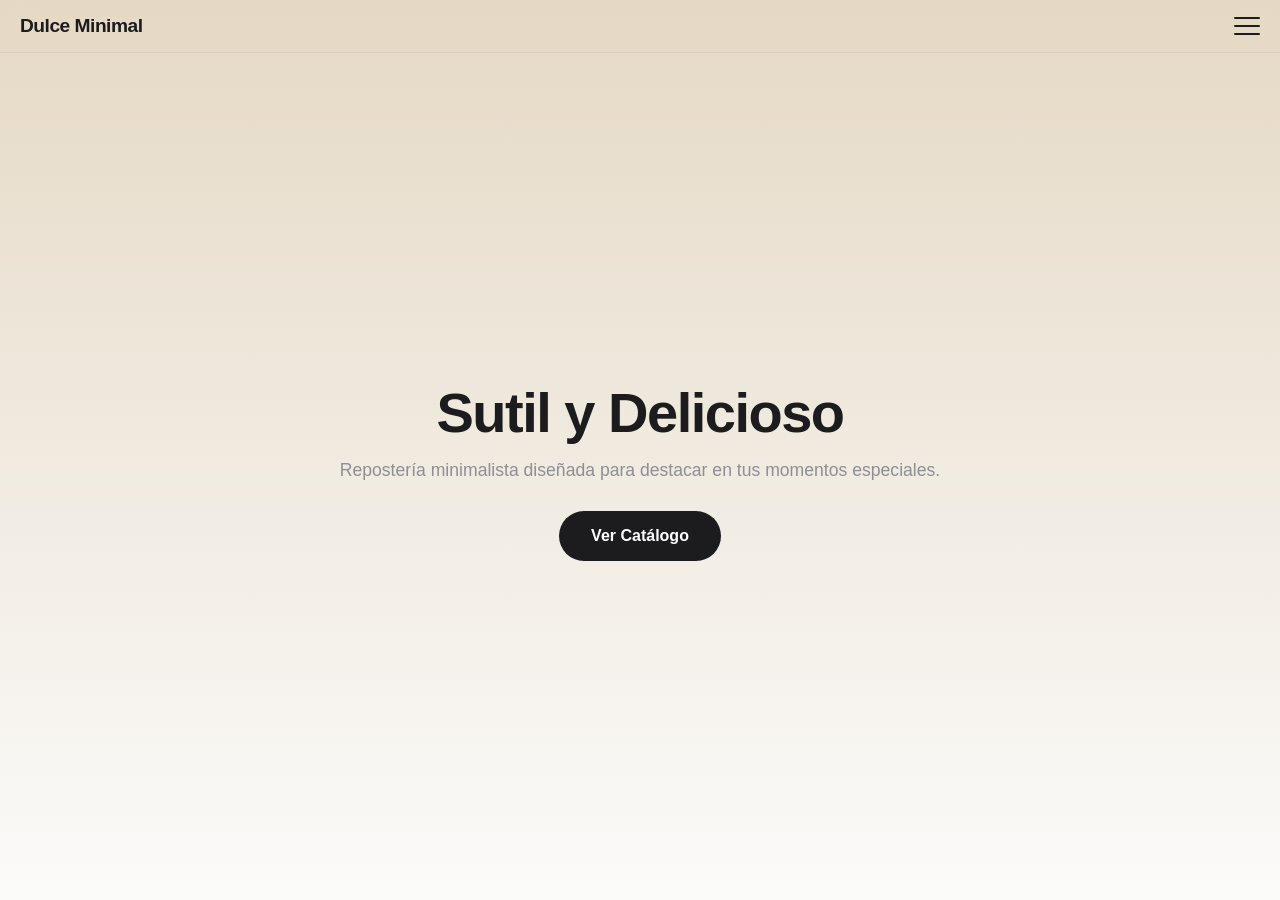
<file: index.html>
<!DOCTYPE html>
<html lang="es">
<head>
    <meta charset="UTF-8">
    <meta name="viewport" content="width=device-width, initial-scale=1.0">
    <title>Dulce Minimal | Inicio</title>
    <link rel="stylesheet" href="style.css">
</head>
<body>
    <header class="ios-header">
        <div class="logo">Dulce Minimal</div>
        <button id="menuBtn" class="animated-hamburger" aria-label="Menú">
            <span class="bar"></span>
            <span class="bar"></span>
            <span class="bar"></span>
        </button>
    </header>

    <div id="iosMenu" class="ios-menu-overlay">
        <nav class="ios-nav">
            <a href="index.html" class="menu-link">Inicio</a>
            <a href="catalogo.html" class="menu-link">Catálogo</a>
            <a href="cotizacion.html" class="menu-link">Cotización</a>
        </nav>
    </div>

    <section class="seccion hero">
        <div class="hero-content">
            <h1>Sutil y Delicioso</h1>
            <p>Repostería minimalista diseñada para destacar en tus momentos especiales.</p>
            <a href="catalogo.html" class="ios-btn">Ver Catálogo</a>
        </div>
    </section>

    <script src="script.js"></script>
</body>
</html>
</file>
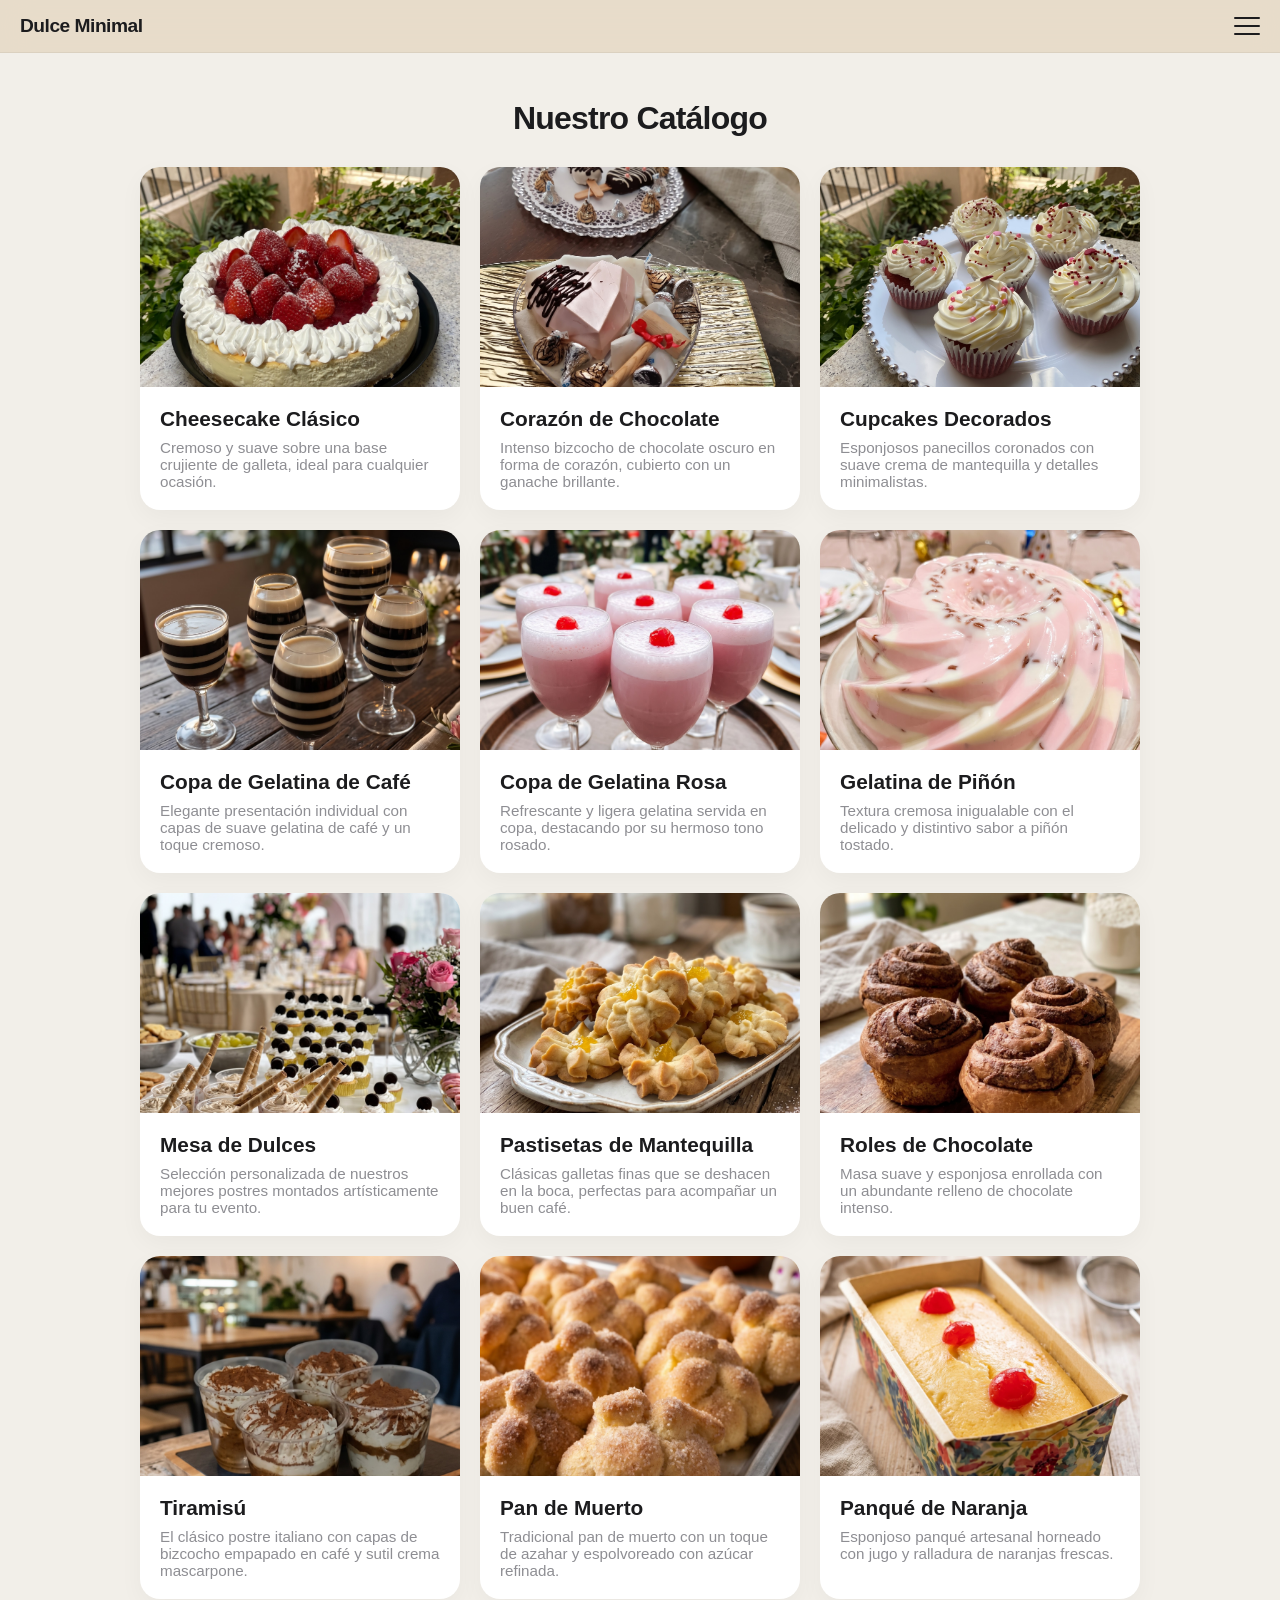
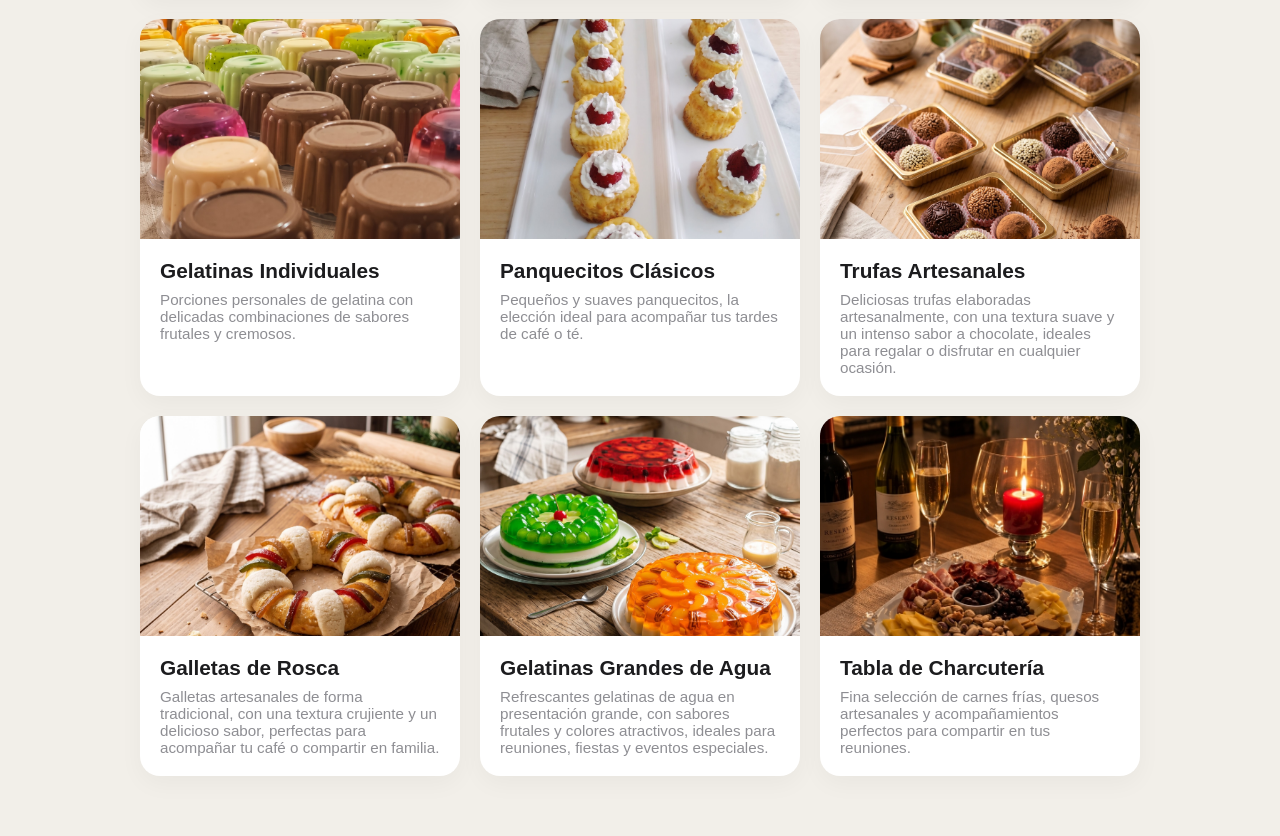
<file: catalogo.html>
<!DOCTYPE html>
<html lang="es">
<head>
    <meta charset="UTF-8">
    <meta name="viewport" content="width=device-width, initial-scale=1.0">
    <title>Dulce Minimal | Catálogo</title>
    <link rel="stylesheet" href="style.css">
</head>
<body class="fondo-tenue">
    <header class="ios-header">
        <div class="logo">Dulce Minimal</div>
        <button id="menuBtn" class="animated-hamburger" aria-label="Menú">
            <span class="bar"></span>
            <span class="bar"></span>
            <span class="bar"></span>
        </button>
    </header>

    <div id="iosMenu" class="ios-menu-overlay">
        <nav class="ios-nav">
            <a href="index.html" class="menu-link">Inicio</a>
            <a href="catalogo.html" class="menu-link">Catálogo</a>
            <a href="cotizacion.html" class="menu-link">Cotización</a>
        </nav>
    </div>

    <section class="seccion">
        <h2>Nuestro Catálogo</h2>

        <div class="grid-catalogo">
            <div class="ios-card">
                <img src="Cheescake.jpg" alt="Cheesecake" class="card-img">
                <div class="card-info">
                    <h3>Cheesecake Clásico</h3>
                    <p>Cremoso y suave sobre una base crujiente de galleta, ideal para cualquier ocasión.</p>
                </div>
            </div>

            <div class="ios-card">
                <img src="Corazón Chocolate.jpg" alt="Corazón de Chocolate" class="card-img">
                <div class="card-info">
                    <h3>Corazón de Chocolate</h3>
                    <p>Intenso bizcocho de chocolate oscuro en forma de corazón, cubierto con un ganache brillante.</p>
                </div>
            </div>

            <div class="ios-card">
                <img src="Cupcakes.jpg" alt="Cupcakes" class="card-img">
                <div class="card-info">
                    <h3>Cupcakes Decorados</h3>
                    <p>Esponjosos panecillos coronados con suave crema de mantequilla y detalles minimalistas.</p>
                </div>
            </div>

            <div class="ios-card">
                <img src="Gelatina Café Copa.jpg" alt="Gelatina de Café en Copa" class="card-img">
                <div class="card-info">
                    <h3>Copa de Gelatina de Café</h3>
                    <p>Elegante presentación individual con capas de suave gelatina de café y un toque cremoso.</p>
                </div>
            </div>

            <div class="ios-card">
                <img src="Gelatina Copa Rosa.jpg" alt="Gelatina Copa Rosa" class="card-img">
                <div class="card-info">
                    <h3>Copa de Gelatina Rosa</h3>
                    <p>Refrescante y ligera gelatina servida en copa, destacando por su hermoso tono rosado.</p>
                </div>
            </div>

            <div class="ios-card">
                <img src="Gelatina Piñon.jpg" alt="Gelatina de Piñón" class="card-img">
                <div class="card-info">
                    <h3>Gelatina de Piñón</h3>
                    <p>Textura cremosa inigualable con el delicado y distintivo sabor a piñón tostado.</p>
                </div>
            </div>

            <div class="ios-card">
                <img src="Mesa Dulces.jpg" alt="Mesa de Dulces" class="card-img">
                <div class="card-info">
                    <h3>Mesa de Dulces</h3>
                    <p>Selección personalizada de nuestros mejores postres montados artísticamente para tu evento.</p>
                </div>
            </div>

            <div class="ios-card">
                <img src="Pastizetas.jpg" alt="Pastisetas" class="card-img">
                <div class="card-info">
                    <h3>Pastisetas de Mantequilla</h3>
                    <p>Clásicas galletas finas que se deshacen en la boca, perfectas para acompañar un buen café.</p>
                </div>
            </div>

            <div class="ios-card">
                <img src="Roles de Chocolate.jpg" alt="Roles de Chocolate" class="card-img">
                <div class="card-info">
                    <h3>Roles de Chocolate</h3>
                    <p>Masa suave y esponjosa enrollada con un abundante relleno de chocolate intenso.</p>
                </div>
            </div>

            <div class="ios-card">
                <img src="Tirsamisu.jpg" alt="Tiramisú" class="card-img">
                <div class="card-info">
                    <h3>Tiramisú</h3>
                    <p>El clásico postre italiano con capas de bizcocho empapado en café y sutil crema mascarpone.</p>
                </div>
            </div>

            <div class="ios-card">
                <img src="Pan de Muerto.jpg" alt="Pan de Muerto" class="card-img">
                <div class="card-info">
                    <h3>Pan de Muerto</h3>
                    <p>Tradicional pan de muerto con un toque de azahar y espolvoreado con azúcar refinada.</p>
                </div>
            </div>

            <div class="ios-card">
                <img src="Panque de Naranja.jpg" alt="Panqué de Naranja" class="card-img">
                <div class="card-info">
                    <h3>Panqué de Naranja</h3>
                    <p>Esponjoso panqué artesanal horneado con jugo y ralladura de naranjas frescas.</p>
                </div>
            </div>

            <div class="ios-card">
                <img src="Gelatinas Individuales.jpg" alt="Gelatinas Individuales" class="card-img">
                <div class="card-info">
                    <h3>Gelatinas Individuales</h3>
                    <p>Porciones personales de gelatina con delicadas combinaciones de sabores frutales y cremosos.</p>
                </div>
            </div>

            <div class="ios-card">
                <img src="Panquecitos.jpg" alt="Panquecitos" class="card-img">
                <div class="card-info">
                    <h3>Panquecitos Clásicos</h3>
                    <p>Pequeños y suaves panquecitos, la elección ideal para acompañar tus tardes de café o té.</p>
                </div>
            </div>

            <div class="ios-card">
                <img src="Trufas Artesanales.jpg" alt="Trufas Artesanales" class="card-img">
                <div class="card-info">
                    <h3>Trufas Artesanales</h3>
                    <p>Deliciosas trufas elaboradas artesanalmente, con una textura suave y un intenso sabor a chocolate, ideales para regalar o disfrutar en cualquier ocasión.</p>
                </div>
            </div>

            <div class="ios-card">
                <img src="Galletas de Rosca.jpg" alt="Galletas de Rosca" class="card-img">
                <div class="card-info">
                    <h3>Galletas de Rosca</h3>
                    <p>Galletas artesanales de forma tradicional, con una textura crujiente y un delicioso sabor, perfectas para acompañar tu café o compartir en familia.</p>
                </div>
            </div>

            <div class="ios-card">
                <img src="Gelatinas grandes de Agua.jpg" alt="Gelatinas Grandes de Agua" class="card-img">
                <div class="card-info">
                    <h3>Gelatinas Grandes de Agua</h3>
                    <p>Refrescantes gelatinas de agua en presentación grande, con sabores frutales y colores atractivos, ideales para reuniones, fiestas y eventos especiales.</p>
                </div>
            </div>

            <div class="ios-card">
                <img src="Charcutería.jpg" alt="Tabla de Charcutería" class="card-img">
                <div class="card-info">
                    <h3>Tabla de Charcutería</h3>
                    <p>Fina selección de carnes frías, quesos artesanales y acompañamientos perfectos para compartir en tus reuniones.</p>
                </div>
            </div>
        </div>
    </section>

    <script src="script.js"></script>
</body>
</html>
</file>
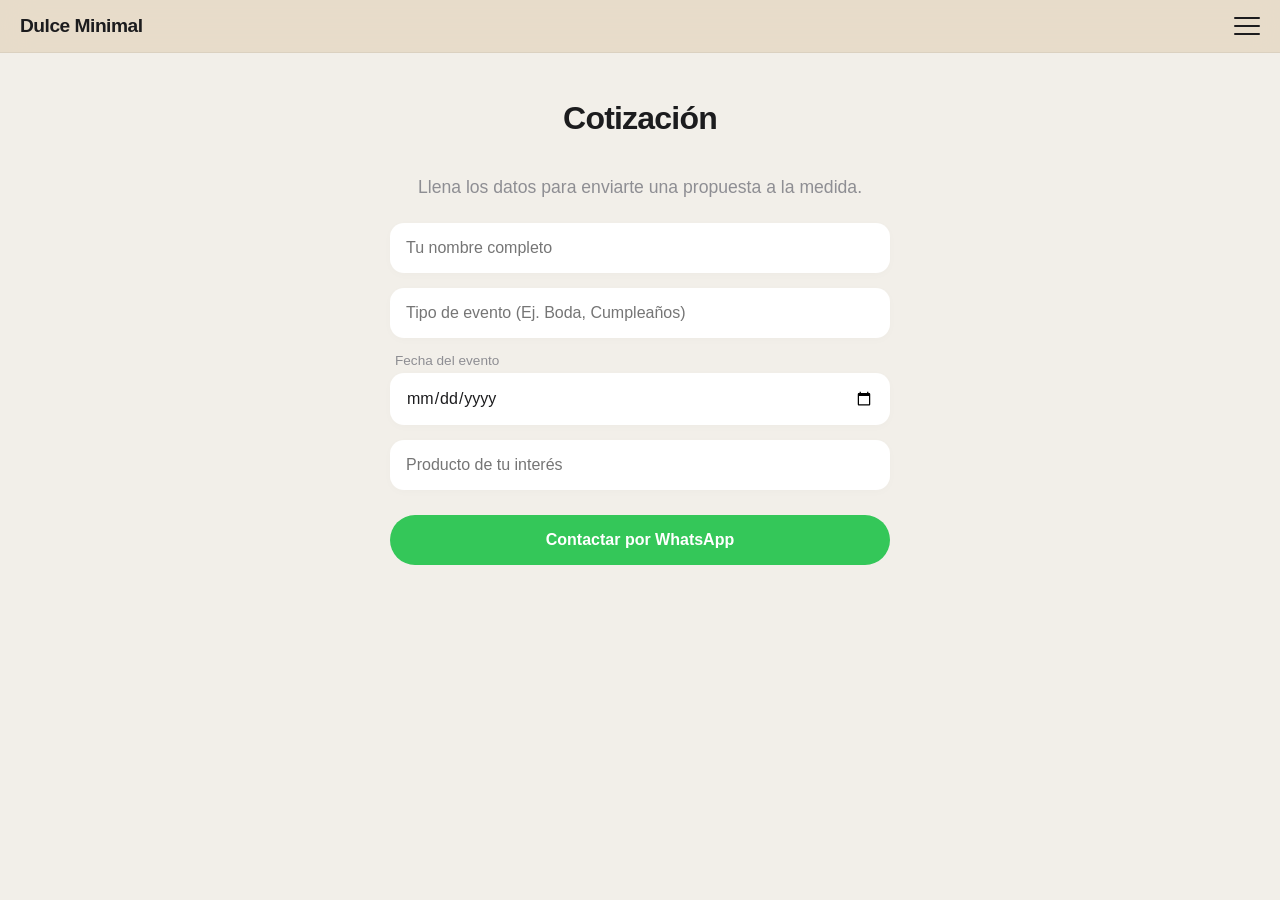
<file: cotizacion.html>
<!DOCTYPE html>
<html lang="es">
<head>
    <meta charset="UTF-8">
    <meta name="viewport" content="width=device-width, initial-scale=1.0">
    <title>Dulce Minimal | Cotización</title>
    <link rel="stylesheet" href="style.css">
</head>
<body class="fondo-tenue">
    <header class="ios-header">
        <div class="logo">Dulce Minimal</div>
        <button id="menuBtn" class="animated-hamburger" aria-label="Menú">
            <span class="bar"></span>
            <span class="bar"></span>
            <span class="bar"></span>
        </button>
    </header>

    <div id="iosMenu" class="ios-menu-overlay">
        <nav class="ios-nav">
            <a href="index.html" class="menu-link">Inicio</a>
            <a href="catalogo.html" class="menu-link">Catálogo</a>
            <a href="cotizacion.html" class="menu-link">Cotización</a>
        </nav>
    </div>

    <section class="seccion">
        <h2>Cotización</h2>
        <div class="ios-form-container" style="padding-top: 10px;">
            <p style="text-align: center; color: var(--texto-secundario); font-size: 1.1rem; margin-bottom: 25px;">
                Llena los datos para enviarte una propuesta a la medida.
            </p>
            
            <form id="formWhatsApp">
                <div class="form-group">
                    <input type="text" id="nombre" placeholder="Tu nombre completo" required>
                </div>
                <div class="form-group">
                    <input type="text" id="evento" placeholder="Tipo de evento (Ej. Boda, Cumpleaños)" required>
                </div>
                <div class="form-group">
                    <label for="fecha" style="display: block; font-size: 0.85rem; color: var(--texto-secundario); margin-bottom: 5px; margin-left: 5px;">Fecha del evento</label>
                    <input type="date" id="fecha" required>
                </div>
                <div class="form-group">
                    <input type="text" id="producto" placeholder="Producto de tu interés" required>
                </div>
                
                <button type="submit" class="ios-btn btn-submit" style="background-color: #34C759; border: none; font-size: 1rem; color: white;">
                   Contactar por WhatsApp
                </button>
            </form>
        </div>
    </section>

    <script src="script.js"></script>
</body>
</html>
</file>
<file: style.css>
/* Paleta iOS Minimalista */
:root {
    --bg-color: #FBFBFA;
    --beige-claro: #F2EFE9;
    --beige-oscuro: #DCD8CC;
    --cafe-claro: #E5D9C5;
    --texto-principal: #1C1C1E;
    --texto-secundario: #8E8E93;
    --acento: #A69B8D; 
}

* {
    margin: 0;
    padding: 0;
    box-sizing: border-box;
    scroll-behavior: smooth;
    font-family: -apple-system, BlinkMacSystemFont, "Segoe UI", Roboto, Helvetica, Arial, sans-serif;
    -webkit-font-smoothing: antialiased;
}

body {
    background-color: var(--bg-color);
    color: var(--texto-principal);
}

/* Cabecera iOS */
.ios-header {
    display: flex;
    justify-content: space-between;
    align-items: center;
    padding: 15px 20px;
    position: fixed;
    top: 0;
    width: 100%;
    background: rgba(229, 217, 197, 0.85); 
    backdrop-filter: blur(15px);
    -webkit-backdrop-filter: blur(15px);
    z-index: 105;
    border-bottom: 1px solid rgba(0,0,0,0.05);
}

.logo {
    font-size: 1.2rem;
    font-weight: 600;
    letter-spacing: -0.5px;
}

/* Botón de Menú de 3 Rayas (Fijo) */
.animated-hamburger {
    display: flex;
    flex-direction: column;
    justify-content: space-between;
    width: 26px;
    height: 18px;
    background: transparent;
    border: none;
    cursor: pointer;
}

.animated-hamburger .bar {
    width: 100%;
    height: 2px;
    background-color: var(--texto-principal);
    border-radius: 2px;
}

/* Menú Plegable (Overlay) */
.ios-menu-overlay {
    position: fixed;
    top: 0;
    left: 0;
    width: 100%;
    height: 100vh;
    background: rgba(242, 239, 233, 0.85);
    backdrop-filter: blur(20px);
    -webkit-backdrop-filter: blur(20px);
    z-index: 100;
    display: flex;
    flex-direction: column;
    justify-content: center;
    align-items: center;
    opacity: 0;
    pointer-events: none;
    transition: opacity 0.3s ease;
}

.ios-menu-overlay.activo {
    opacity: 1;
    pointer-events: auto;
}

.ios-nav {
    display: flex;
    flex-direction: column;
    gap: 30px;
    text-align: center;
}

.menu-link {
    text-decoration: none;
    color: var(--texto-principal);
    font-size: 2rem;
    font-weight: 600;
    letter-spacing: -1px;
    transition: color 0.2s;
}

.menu-link:active {
    color: var(--texto-secundario);
}

/* Secciones */
.seccion {
    padding: 100px 20px 60px;
}

h2 {
    font-size: 2rem;
    font-weight: 700;
    letter-spacing: -0.8px;
    margin-bottom: 30px;
    text-align: center;
}

/* Hero (Página de Inicio) */
.hero {
    height: 100vh;
    display: flex;
    align-items: center;
    justify-content: center;
    text-align: center;
    background: linear-gradient(to bottom, var(--cafe-claro) 0%, var(--bg-color) 100%);
}

.hero-content h1 {
    font-size: 3.5rem;
    font-weight: 700;
    letter-spacing: -1.5px;
    margin-bottom: 15px;
}

.hero-content p {
    font-size: 1.1rem;
    color: var(--texto-secundario);
    margin-bottom: 30px;
    padding: 0 20px;
}

/* Botones iOS */
.ios-btn {
    display: inline-block;
    background-color: var(--texto-principal);
    color: white;
    text-decoration: none;
    padding: 16px 32px;
    border-radius: 25px;
    font-weight: 600;
    font-size: 1rem;
    border: none;
    transition: transform 0.1s, opacity 0.2s;
    cursor: pointer;
}

.ios-btn:active {
    transform: scale(0.96);
    opacity: 0.8;
}

/* Tarjetas (Catálogo) */
.grid-catalogo {
    display: grid;
    grid-template-columns: repeat(auto-fit, minmax(280px, 1fr));
    gap: 20px;
    max-width: 1000px;
    margin: 0 auto;
}

.ios-card {
    background: white;
    border-radius: 20px;
    overflow: hidden;
    box-shadow: 0 8px 24px rgba(0,0,0,0.04);
    transition: transform 0.3s cubic-bezier(0.25, 1, 0.5, 1), box-shadow 0.3s ease;
    cursor: pointer;
}

.ios-card:hover {
    transform: scale(1.04);
    box-shadow: 0 20px 40px rgba(0,0,0,0.12);
}

.card-img {
    width: 100%;
    height: 220px;
    object-fit: cover;
    display: block;
}

.card-info {
    padding: 20px;
}

.card-info h3 {
    font-size: 1.3rem;
    font-weight: 600;
    margin-bottom: 8px;
}

.card-info p {
    color: var(--texto-secundario);
    font-size: 0.95rem;
}

/* Formulario iOS (Cotización) */
.fondo-tenue {
    background-color: var(--beige-claro);
    border-top-left-radius: 30px;
    border-top-right-radius: 30px;
}

.ios-form-container {
    max-width: 500px;
    margin: 0 auto;
}

.form-group {
    margin-bottom: 15px;
}

.form-group input, 
.form-group select, 
.form-group textarea {
    width: 100%;
    padding: 16px;
    border: none;
    border-radius: 14px;
    background-color: white;
    font-size: 1rem;
    color: var(--texto-principal);
    box-shadow: 0 2px 10px rgba(0,0,0,0.02);
}

.form-group input:focus, 
.form-group select:focus, 
.form-group textarea:focus {
    outline: 2px solid var(--beige-oscuro);
}

.btn-submit {
    width: 100%;
    margin-top: 10px;
}
</file>
